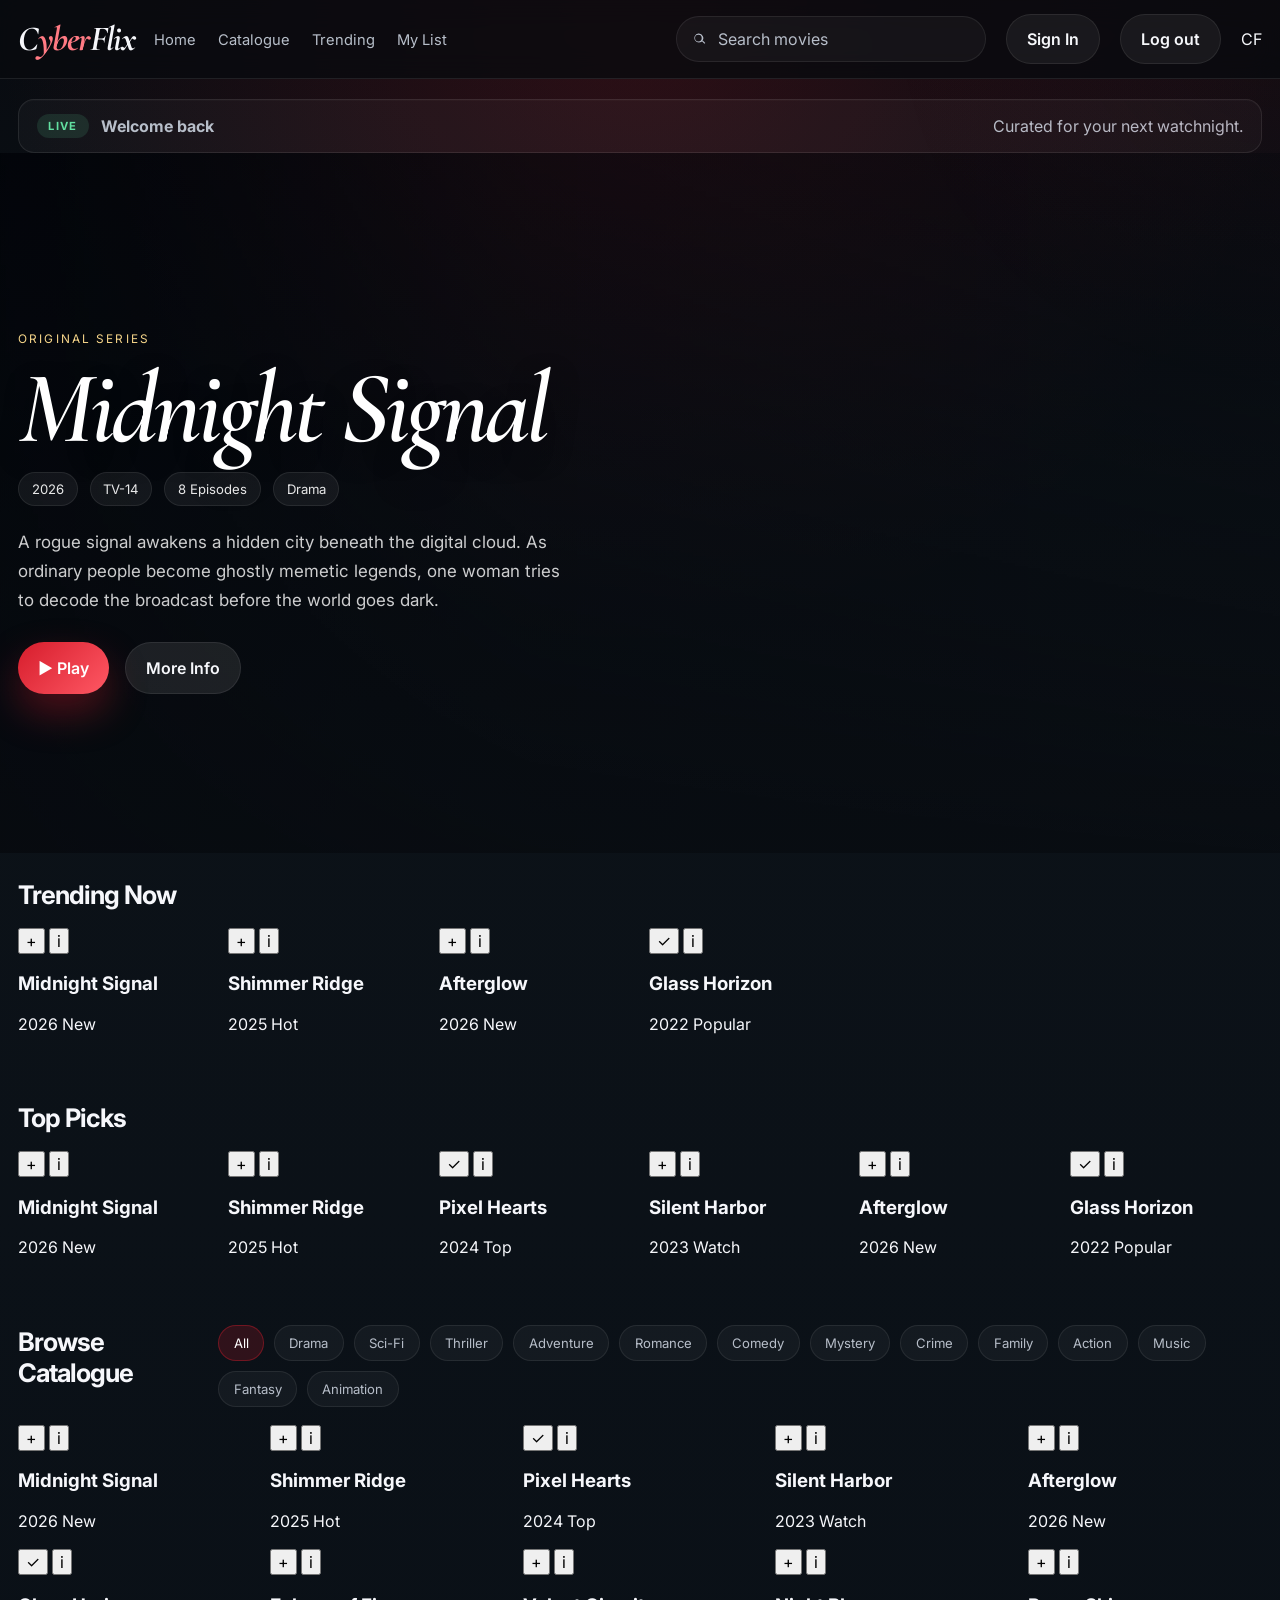
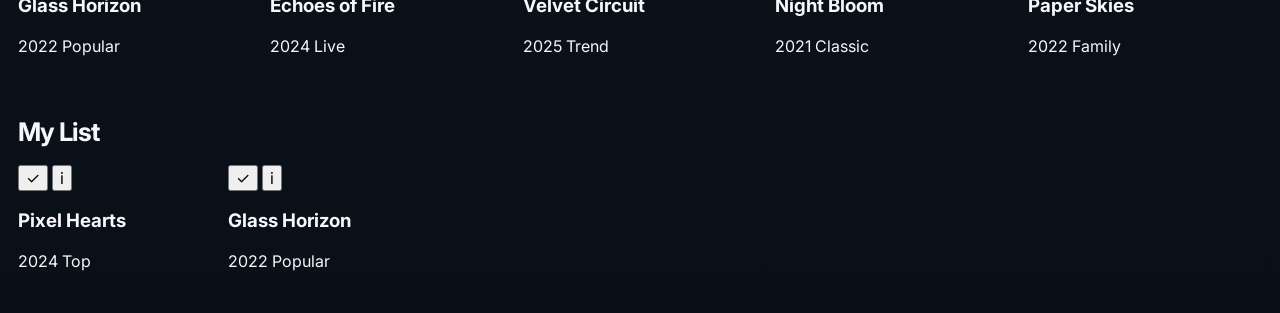
<file: index.html>
<!DOCTYPE html>
<html lang="en">
  <head>
    <meta charset="UTF-8" />
    <meta name="viewport" content="width=device-width, initial-scale=1.0" />
    <title>Cyberflix | Watch Anywhere</title>
    <meta name="description" content="CyberFlix is a modern streaming interface for discovering and watching movies." />
    <link rel="preconnect" href="https://fonts.googleapis.com" />
    <link rel="preconnect" href="https://fonts.gstatic.com" crossorigin />
    <link href="https://fonts.googleapis.com/css2?family=Cormorant+Garamond:wght@400;500;600;700&family=Inter:wght@400;500;600;700;800;900&display=swap" rel="stylesheet" />
    <link rel="stylesheet" href="assets/css/styles.css" />
  </head>
  <body>
    <div class="page-shell">
      <header class="topbar">
        <nav class="nav container">
          <div class="nav-left">
            <div class="logo" aria-label="Cyberflix home">C<span>yber</span>Flix</div>
            <ul class="nav-links">
              <li><a href="#home">Home</a></li>
              <li><a href="#catalogue">Catalogue</a></li>
              <li><a href="#trending">Trending</a></li>
              <li><a href="#my-list">My List</a></li>
            </ul>
          </div>

          <div class="nav-right">
            <label class="search-box" aria-label="Search movies">
              <svg viewBox="0 0 24 24" aria-hidden="true"><path d="M10.5 3a7.5 7.5 0 015.9 12.8l4.1 4.1 1.4-1.4-4.1-4.1A7.5 7.5 0 1110.5 3zm0 2a5.5 5.5 0 100 11 5.5 5.5 0 000-11z"/></svg>
              <input id="searchInput" type="text" placeholder="Search movies" />
            </label>

            <a class="ghost-button auth-link" id="authLink" href="auth.html">Sign In</a>
            <button class="ghost-button hidden" id="logoutBtn" type="button">Log out</button>
            <div class="profile-pill" id="profilePill">CF</div>
          </div>
        </nav>
      </header>

      <div class="welcome-banner container hidden" id="welcomeBanner">
        <div>
          <span class="welcome-chip">Live</span>
          <strong id="welcomeText">Welcome back</strong>
        </div>
        <span>Curated for your next watchnight.</span>
      </div>

      <main>
        <section class="hero" id="home">
          <div class="hero-backdrop"></div>
          <div class="hero-overlay"></div>

          <div class="container hero-inner">
            <div class="hero-copy">
              <span class="eyebrow">Original Series</span>
              <h1>Midnight Signal</h1>
              <div class="meta-row">
                <span>2026</span>
                <span>TV-14</span>
                <span>8 Episodes</span>
                <span>Drama</span>
              </div>
              <p>
                A rogue signal awakens a hidden city beneath the digital cloud. As ordinary people become ghostly memetic legends, one woman tries to decode the broadcast before the world goes dark.
              </p>
              <div class="cta-row">
                <button class="primary-button play-button" data-movie-id="1">▶ Play</button>
                <button class="secondary-button info-button" data-movie-id="1">More Info</button>
              </div>
            </div>
          </div>
        </section>

        <section class="content-panel container" id="trending">
          <div class="section-header">
            <h2>Trending Now</h2>
          </div>
          <div class="movie-row" id="trendingRow"></div>
        </section>

        <section class="content-panel container">
          <div class="section-header">
            <h2>Top Picks</h2>
          </div>
          <div class="movie-row" id="topPicksRow"></div>
        </section>

        <section class="content-panel container" id="catalogue">
          <div class="section-head-row">
            <div class="section-header">
              <h2>Browse Catalogue</h2>
            </div>
            <div class="filter-chips" id="genreFilters"></div>
          </div>
          <div class="movie-grid" id="catalogueGrid"></div>
        </section>

        <section class="content-panel container" id="my-list">
          <div class="section-header">
            <h2>My List</h2>
          </div>
          <div class="movie-row" id="watchlistRow"></div>
        </section>
      </main>
    </div>

    <div class="modal hidden" id="movieModal" aria-hidden="true">
      <div class="modal-backdrop" data-close-modal="true"></div>
      <div class="modal-card" role="dialog" aria-modal="true" aria-labelledby="modalTitle">
        <button class="close-modal" aria-label="Close movie details">×</button>
        <div class="modal-media" id="modalMedia"></div>
        <div class="modal-content">
          <div class="modal-header-row">
            <h3 id="modalTitle">Movie title</h3>
            <button class="bookmark-button" id="modalWatchlistBtn">+ My List</button>
          </div>
          <div class="meta-row compact">
            <span id="modalYear">2026</span>
            <span id="modalRuntime">1h 48m</span>
            <span id="modalRating">PG-13</span>
          </div>
          <p id="modalDescription"></p>
          <div class="genre-tags" id="modalGenres"></div>
          <div class="modal-actions">
            <button class="primary-button play-button" id="modalPlayBtn">▶ Play</button>
            <button class="secondary-button" id="modalCloseBtn">Close</button>
          </div>
        </div>
      </div>
    </div>

    <script src="assets/js/app.js"></script>
  </body>
</html>
</file>
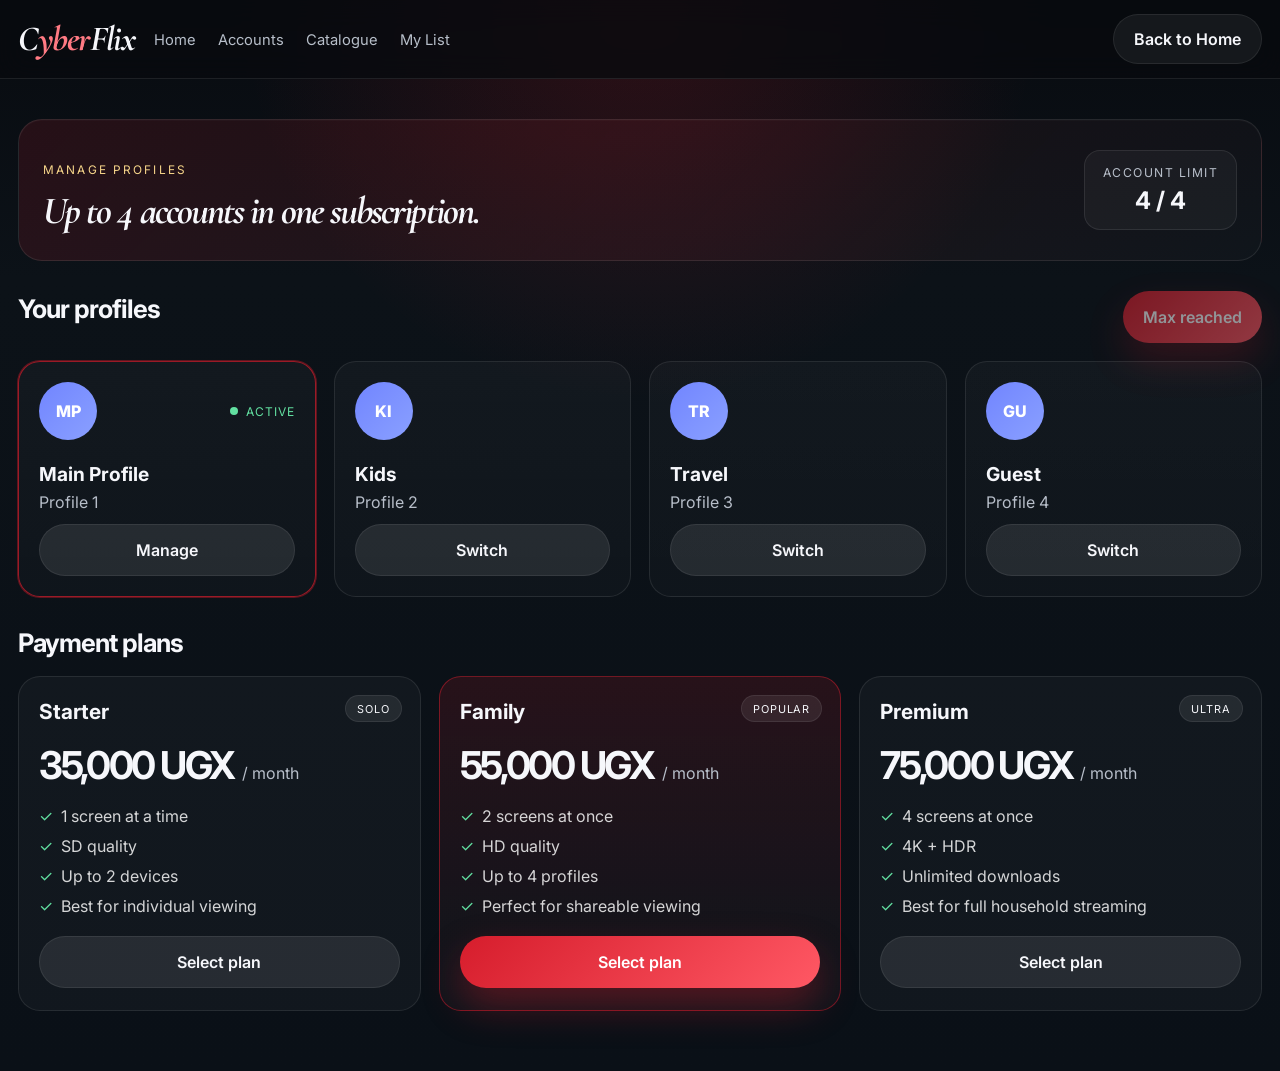
<file: accounts.html>
<!DOCTYPE html>
<html lang="en">
  <head>
    <meta charset="UTF-8" />
    <meta name="viewport" content="width=device-width, initial-scale=1.0" />
    <title>Cyberflix | Accounts</title>
    <meta name="description" content="Manage your Cyberflix profiles and subscription plans in a refined streaming experience." />
    <link rel="preconnect" href="https://fonts.googleapis.com" />
    <link rel="preconnect" href="https://fonts.gstatic.com" crossorigin />
    <link href="https://fonts.googleapis.com/css2?family=Cormorant+Garamond:wght@400;500;600;700&family=Inter:wght@400;500;600;700;800;900&display=swap" rel="stylesheet" />
    <link rel="stylesheet" href="assets/css/styles.css" />
  </head>
  <body class="accounts-body">
    <header class="topbar">
      <nav class="nav container">
        <div class="nav-left">
          <div class="logo" aria-label="Cyberflix home">C<span>yber</span>Flix</div>
          <ul class="nav-links">
            <li><a href="index.html">Home</a></li>
            <li><a href="accounts.html">Accounts</a></li>
            <li><a href="index.html#catalogue">Catalogue</a></li>
            <li><a href="index.html#my-list">My List</a></li>
          </ul>
        </div>

        <div class="nav-right">
          <a class="ghost-button" href="index.html">Back to Home</a>
        </div>
      </nav>
    </header>

    <main class="accounts-page container">
      <section class="accounts-hero">
        <div>
          <span class="eyebrow">Manage Profiles</span>
          <h1>Up to 4 accounts in one subscription.</h1>
        </div>
        <div class="account-limit-pill">
          <span class="limit-label">Account limit</span>
          <strong>4 / 4</strong>
        </div>
      </section>

      <section class="profiles-section">
        <div class="section-head-row">
          <div class="section-header">
            <h2>Your profiles</h2>
          </div>
          <button class="primary-button add-profile-btn" type="button">Add Profile</button>
        </div>

        <div class="profile-grid" id="profileGrid"></div>
      </section>

      <section class="plans-section">
        <div class="section-header">
          <h2>Payment plans</h2>
        </div>

        <div class="plans-grid" id="planGrid"></div>
      </section>
    </main>

    <script src="assets/js/accounts.js"></script>
  </body>
</html>
</file>
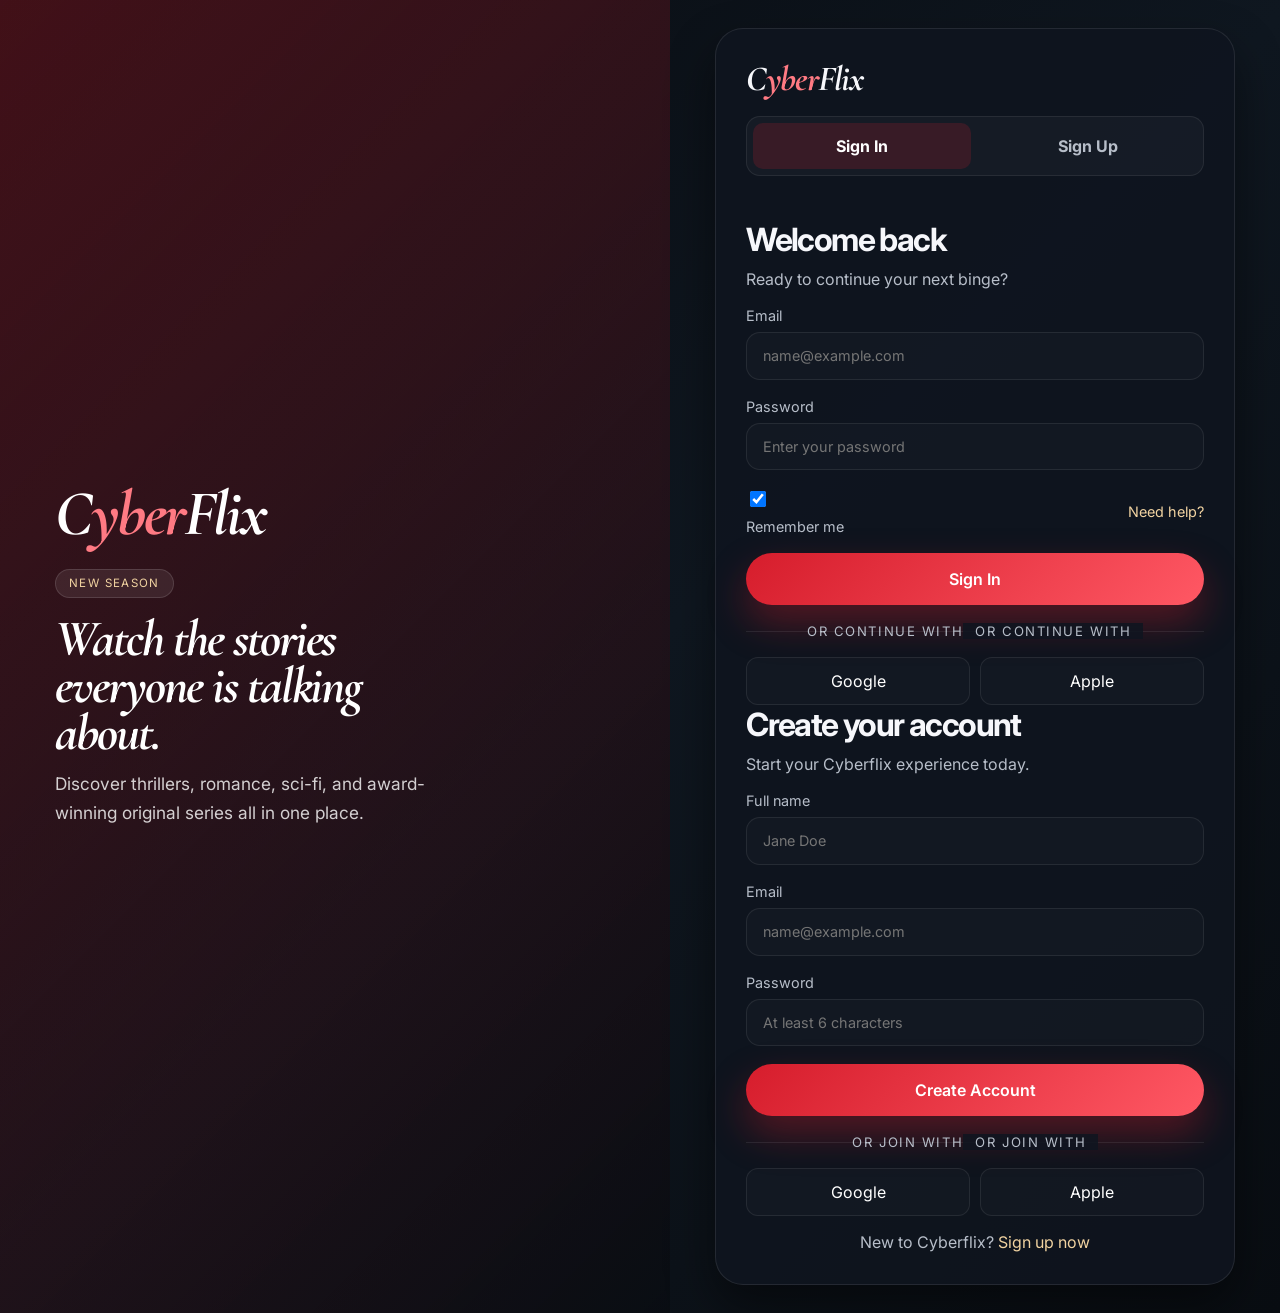
<file: auth.html>
<!DOCTYPE html>
<html lang="en">
  <head>
    <meta charset="UTF-8" />
    <meta name="viewport" content="width=device-width, initial-scale=1.0" />
    <title>Cyberflix | Sign In</title>
    <meta name="description" content="CyberFlix sign in and sign up page for a modern streaming experience." />
    <link rel="preconnect" href="https://fonts.googleapis.com" />
    <link rel="preconnect" href="https://fonts.gstatic.com" crossorigin />
    <link href="https://fonts.googleapis.com/css2?family=Cormorant+Garamond:wght@400;500;600;700&family=Inter:wght@400;500;600;700;800;900&display=swap" rel="stylesheet" />
    <link rel="stylesheet" href="assets/css/styles.css" />
  </head>
  <body class="auth-page-body">
    <div class="auth-shell">
      <aside class="auth-visual">
        <div class="auth-visual-content">
          <div class="auth-brand">C<span>yber</span>Flix</div>
          <div class="auth-copy">
            <span class="badge">New season</span>
            <h1>Watch the stories everyone is talking about.</h1>
            <p>
              Discover thrillers, romance, sci-fi, and award-winning original series all in one place.
            </p>
          </div>
        </div>
      </aside>

      <main class="auth-panel">
        <div class="auth-box">
          <div class="logo" aria-label="Cyberflix home">C<span>yber</span>Flix</div>

          <div class="auth-toggle" role="tablist" aria-label="Authentication tabs">
            <button class="active" type="button" data-tab="login" aria-selected="true">Sign In</button>
            <button type="button" data-tab="signup" aria-selected="false">Sign Up</button>
          </div>

          <div id="authMessage" aria-live="polite"></div>

          <form id="loginForm" class="auth-form-stack">
            <h2>Welcome back</h2>
            <p class="subtext">Ready to continue your next binge?</p>

            <label>
              <span>Email</span>
              <input type="email" name="email" placeholder="name@example.com" required />
            </label>

            <label>
              <span>Password</span>
              <input type="password" name="password" placeholder="Enter your password" required />
            </label>

            <div class="auth-row">
              <label class="remember">
                <input type="checkbox" name="remember" checked />
                <span>Remember me</span>
              </label>
              <a class="text-link" href="#">Need help?</a>
            </div>

            <button type="submit" class="primary-button auth-submit">Sign In</button>

            <div class="auth-divider">or continue with</div>
            <div class="alt-auth">
              <button type="button">Google</button>
              <button type="button">Apple</button>
            </div>
          </form>

          <form id="signupForm" class="auth-form-stack hidden">
            <h2>Create your account</h2>
            <p class="subtext">Start your Cyberflix experience today.</p>

            <label>
              <span>Full name</span>
              <input type="text" name="name" placeholder="Jane Doe" required />
            </label>

            <label>
              <span>Email</span>
              <input type="email" name="email" placeholder="name@example.com" required />
            </label>

            <label>
              <span>Password</span>
              <input type="password" name="password" placeholder="At least 6 characters" required />
            </label>

            <button type="submit" class="primary-button auth-submit">Create Account</button>

            <div class="auth-divider">or join with</div>
            <div class="alt-auth">
              <button type="button">Google</button>
              <button type="button">Apple</button>
            </div>
          </form>

          <p class="auth-bottom">
            <span id="toggleCopy">New to Cyberflix?</span>
            <a href="#" class="auth-switch-link">Sign up now</a>
          </p>
        </div>
      </main>
    </div>

    <script src="assets/js/auth.js"></script>
  </body>
</html>
</file>
<file: assets/css/styles.css>
:root {
  --bg: #070b10;
  --bg-strong: #0d1218;
  --bg-soft: #111922;
  --panel: rgba(14, 19, 26, 0.96);
  --panel-alt: rgba(19, 25, 34, 0.92);
  --card: rgba(255, 255, 255, 0.04);
  --card-hover: rgba(255, 255, 255, 0.07);
  --text: #f6f7fb;
  --muted: #b7bec9;
  --line: rgba(255, 255, 255, 0.09);
  --red: #d61d2c;
  --red-dark: #a9121d;
  --rose: #ff7a83;
  --gold: #f1d3a1;
  --amber: #f7c667;
  --green: #62e0a1;
  --shadow: 0 22px 48px rgba(0, 0, 0, 0.46);
  --radius: 22px;
  --serif: "Cormorant Garamond", Georgia, serif;
}

* {
  box-sizing: border-box;
}

html {
  scroll-behavior: smooth;
}

body {
  margin: 0;
  font-family: "Inter", sans-serif;
  background:
    radial-gradient(circle at top, rgba(214, 29, 44, 0.18), transparent 32%),
    linear-gradient(180deg, #080b10 0%, #0c1218 26%, #0a1017 100%);
  color: var(--text);
}

img {
  display: block;
  max-width: 100%;
}

a {
  text-decoration: none;
}

button,
input {
  font: inherit;
}

button {
  cursor: pointer;
}

.container {
  width: min(1280px, calc(100% - 36px));
  margin: 0 auto;
}

.topbar {
  position: sticky;
  top: 0;
  z-index: 30;
  background: rgba(8, 11, 15, 0.78);
  backdrop-filter: blur(14px);
  -webkit-backdrop-filter: blur(14px);
  border-bottom: 1px solid var(--line);
}

.nav {
  display: flex;
  justify-content: space-between;
  align-items: center;
  min-height: 78px;
  gap: 24px;
}

.nav-left,
.nav-right {
  display: flex;
  align-items: center;
  gap: 20px;
}

.logo,
.hero-copy h1,
.auth-brand,
.accounts-hero h1,
.auth-copy h1,
.modal-header-row h3 {
  font-family: var(--serif);
  letter-spacing: -0.04em;
  font-style: italic;
}

.logo {
  font-size: 2.2rem;
  font-weight: 700;
  line-height: 1;
}

.logo span,
.auth-brand span {
  color: var(--rose);
}

.nav-links {
  display: flex;
  align-items: center;
  gap: 22px;
  list-style: none;
  margin: 0;
  padding: 0;
}

.nav-links a {
  color: var(--muted);
  font-size: 0.92rem;
  transition: color 0.2s ease;
}

.nav-links a:hover {
  color: var(--text);
}

.search-box {
  display: flex;
  align-items: center;
  gap: 10px;
  min-width: 220px;
  padding: 0.7rem 0.95rem;
  border-radius: 999px;
  border: 1px solid rgba(255, 255, 255, 0.08);
  background: rgba(255, 255, 255, 0.04);
  transition: border-color 0.2s ease, background 0.2s ease;
}

.search-box:focus-within {
  border-color: rgba(255, 255, 255, 0.16);
  background: rgba(255, 255, 255, 0.06);
}

.search-box svg {
  width: 16px;
  height: 16px;
  fill: var(--muted);
}

.search-box input {
  width: 100%;
  border: none;
  outline: none;
  background: transparent;
  color: var(--text);
}

.search-box input::placeholder {
  color: var(--muted);
}

.ghost-button,
.primary-button,
.secondary-button {
  border: none;
  border-radius: 999px;
  transition: transform 0.2s ease, opacity 0.2s ease, background 0.2s ease, box-shadow 0.2s ease;
}

.ghost-button,
.secondary-button {
  background: rgba(255, 255, 255, 0.06);
  color: var(--text);
  border: 1px solid rgba(255, 255, 255, 0.08);
}

.ghost-button,
.primary-button,
.secondary-button {
  padding: 0.9rem 1.25rem;
  font-weight: 600;
}

.primary-button {
  background: linear-gradient(135deg, var(--red), #ff5864);
  color: white;
  box-shadow: 0 18px 38px rgba(214, 29, 44, 0.35);
}

.ghost-button:hover,
.primary-button:hover,
.secondary-button:hover {
  transform: translateY(-2px);
}

.page-shell {
  min-height: 100vh;
  position: relative;
}

.page-shell::before {
  content: "";
  position: fixed;
  inset: 0;
  pointer-events: none;
  background: radial-gradient(circle at top right, rgba(214, 29, 44, 0.08), transparent 25%);
}

.welcome-banner {
  display: flex;
  justify-content: space-between;
  align-items: center;
  gap: 12px;
  margin-top: 20px;
  padding: 14px 18px;
  border: 1px solid var(--line);
  border-radius: 16px;
  background: rgba(255, 255, 255, 0.03);
  color: var(--muted);
  box-shadow: inset 0 1px 0 rgba(255,255,255,0.02);
}

.welcome-banner > div {
  display: flex;
  align-items: center;
  gap: 12px;
}

.welcome-chip {
  display: inline-flex;
  align-items: center;
  border-radius: 999px;
  padding: 0.3rem 0.7rem;
  background: rgba(97, 224, 161, 0.12);
  color: var(--green);
  font-size: 0.7rem;
  letter-spacing: 0.12em;
  text-transform: uppercase;
  font-weight: 700;
}

.hero {
  position: relative;
  overflow: hidden;
  min-height: 700px;
  display: flex;
  align-items: center;
  padding-top: 40px;
}

.hero-backdrop {
  position: absolute;
  inset: 0;
  background:
    linear-gradient(90deg, rgba(8, 11, 15, 0.9), rgba(8, 11, 15, 0.42) 42%, rgba(8, 11, 15, 0.18)),
    url("https://images.unsplash.com/photo-1517604931442-7e0c8ed2963c?auto=format&fit=crop&w=1600&q=80") center/cover no-repeat;
  transform: scale(1.06);
  filter: saturate(1.08) contrast(1.08);
}

.hero-overlay {
  position: absolute;
  inset: 0;
  background: linear-gradient(180deg, rgba(9, 13, 18, 0.18), rgba(9, 13, 18, 0.8));
}

.hero-inner {
  position: relative;
  z-index: 2;
  width: min(1280px, calc(100% - 36px));
}

.hero-copy {
  max-width: 620px;
  padding: 48px 0 72px;
}

.eyebrow {
  display: inline-block;
  color: var(--gold);
  font-size: 0.74rem;
  letter-spacing: 0.18em;
  text-transform: uppercase;
  margin-bottom: 14px;
}

.hero-copy h1 {
  margin: 0;
  font-size: clamp(4rem, 8vw, 7rem);
  line-height: 0.9;
  font-weight: 600;
  color: white;
  text-shadow: 0 12px 30px rgba(0, 0, 0, 0.35);
}

.meta-row {
  display: flex;
  flex-wrap: wrap;
  gap: 12px;
  margin: 18px 0 22px;
  font-size: 0.82rem;
  color: rgba(255, 255, 255, 0.9);
}

.meta-row span {
  display: inline-flex;
  align-items: center;
  justify-content: center;
  padding: 0.5rem 0.8rem;
  border-radius: 999px;
  background: rgba(255, 255, 255, 0.06);
  border: 1px solid rgba(255, 255, 255, 0.08);
}

.hero-copy p {
  margin: 0;
  max-width: 560px;
  font-size: 1.06rem;
  line-height: 1.7;
  color: rgba(255, 255, 255, 0.8);
}

.cta-row {
  display: flex;
  flex-wrap: wrap;
  gap: 16px;
  margin-top: 28px;
}

.primary-button,
.secondary-button {
  min-height: 52px;
  display: inline-flex;
  align-items: center;
  justify-content: center;
}

.secondary-button {
  background: rgba(255, 255, 255, 0.09);
}

.content-panel {
  padding: 26px 0 34px;
}

.section-header {
  margin-bottom: 18px;
}

.section-header h2 {
  margin: 0;
  font-size: clamp(1.6rem, 2vw, 2.3rem);
  letter-spacing: -0.04em;
}

.movie-row {
  display: grid;
  grid-template-columns: repeat(6, minmax(160px, 1fr));
  gap: 18px;
  overflow-x: auto;
  scrollbar-width: thin;
  scrollbar-color: rgba(255, 255, 255, 0.2) transparent;
  padding-bottom: 8px;
}

.movie-row::-webkit-scrollbar {
  height: 8px;
}

.movie-row::-webkit-scrollbar-thumb {
  background: rgba(255, 255, 255, 0.16);
  border-radius: 999px;
}

.movie-card {
  position: relative;
  border-radius: 22px;
  overflow: hidden;
  border: 1px solid rgba(255, 255, 255, 0.08);
  background: rgba(255, 255, 255, 0.02);
  box-shadow: var(--shadow);
  transition: transform 0.25s ease, border-color 0.25s ease, box-shadow 0.25s ease;
}

.movie-card::before {
  content: "";
  position: absolute;
  inset: 0;
  background: linear-gradient(180deg, transparent 40%, rgba(7, 11, 15, 0.8));
  z-index: 1;
}

.movie-card:hover {
  transform: translateY(-5px);
  border-color: rgba(255, 255, 255, 0.14);
  box-shadow: 0 24px 46px rgba(0, 0, 0, 0.52);
}

.movie-card img {
  width: 100%;
  height: 260px;
  object-fit: cover;
  display: block;
}

.movie-card .card-info {
  position: absolute;
  inset: auto 0 0 0;
  z-index: 2;
  padding: 18px 16px 14px;
}

.movie-card h3 {
  margin: 0;
  font-size: 1rem;
  font-weight: 700;
  letter-spacing: -0.02em;
}

.movie-card small {
  display: block;
  margin-top: 4px;
  color: rgba(255, 255, 255, 0.72);
}

.movie-grid {
  display: grid;
  grid-template-columns: repeat(5, minmax(180px, 1fr));
  gap: 18px;
}

.filter-chips {
  display: flex;
  flex-wrap: wrap;
  gap: 10px;
}

.filter-chip {
  border: 1px solid rgba(255, 255, 255, 0.08);
  border-radius: 999px;
  background: rgba(255, 255, 255, 0.04);
  color: var(--muted);
  padding: 0.55rem 0.9rem;
  font-size: 0.82rem;
}

.filter-chip.active {
  background: rgba(214, 29, 44, 0.18);
  color: white;
  border-color: rgba(214, 29, 44, 0.4);
}

.modal {
  position: fixed;
  inset: 0;
  z-index: 50;
  display: flex;
  align-items: center;
  justify-content: center;
  padding: 24px;
}

.modal.hidden {
  display: none;
}

.modal-backdrop {
  position: absolute;
  inset: 0;
  background: rgba(4, 7, 10, 0.75);
}

.modal-card {
  position: relative;
  z-index: 1;
  width: min(920px, 100%);
  display: grid;
  grid-template-columns: 1.2fr 1fr;
  border-radius: 28px;
  overflow: hidden;
  background: #101720;
  border: 1px solid var(--line);
  box-shadow: var(--shadow);
}

.modal-media {
  min-height: 440px;
  background: linear-gradient(135deg, rgba(214, 29, 44, 0.2), rgba(255, 255, 255, 0.04));
}

.modal-media img {
  width: 100%;
  height: 100%;
  object-fit: cover;
}

.modal-content {
  padding: 28px 24px;
}

.modal-header-row {
  display: flex;
  justify-content: space-between;
  align-items: flex-start;
  gap: 16px;
}

.modal-header-row h3 {
  margin: 0;
  font-size: clamp(2rem, 3vw, 3.1rem);
  line-height: 0.92;
  font-weight: 600;
}

.bookmark-button {
  border: 1px solid rgba(255, 255, 255, 0.08);
  background: rgba(255, 255, 255, 0.04);
  color: var(--text);
  border-radius: 999px;
  padding: 0.7rem 0.9rem;
}

.meta-row.compact {
  margin: 16px 0 18px;
}

.modal-content p {
  color: var(--muted);
  line-height: 1.7;
}

.genre-tags {
  display: flex;
  flex-wrap: wrap;
  gap: 10px;
  margin: 18px 0;
}

.genre-tag {
  padding: 0.4rem 0.8rem;
  border-radius: 999px;
  background: rgba(255, 255, 255, 0.04);
  color: white;
  font-size: 0.8rem;
}

.modal-actions {
  display: flex;
  gap: 12px;
  margin-top: 8px;
}

.close-modal {
  position: absolute;
  top: 12px;
  right: 12px;
  z-index: 2;
  width: 36px;
  height: 36px;
  border-radius: 50%;
  border: 1px solid rgba(255, 255, 255, 0.14);
  background: rgba(0, 0, 0, 0.45);
  color: white;
  font-size: 1.4rem;
}

.auth-page-body {
  min-height: 100vh;
  background: linear-gradient(135deg, #080b10, #0f1720 50%, #090d12);
}

.auth-shell {
  min-height: 100vh;
  display: grid;
  grid-template-columns: 1.1fr 1fr;
}

.auth-visual {
  position: relative;
  display: flex;
  align-items: center;
  justify-content: center;
  overflow: hidden;
  background:
    linear-gradient(135deg, rgba(214, 29, 44, 0.28), rgba(7, 11, 16, 0.7)),
    url("https://images.unsplash.com/photo-1489599849927-2ee91cede3ba?auto=format&fit=crop&w=1200&q=80") center/cover no-repeat;
}

.auth-visual-content {
  width: min(560px, calc(100% - 48px));
  padding: 42px 0;
}

.auth-brand {
  display: inline-block;
  font-size: clamp(3rem, 5vw, 4.5rem);
  font-weight: 700;
  color: white;
  line-height: 0.9;
}

.auth-copy {
  margin-top: 26px;
  max-width: 420px;
}

.badge {
  display: inline-flex;
  align-items: center;
  padding: 0.4rem 0.8rem;
  border-radius: 999px;
  background: rgba(255, 255, 255, 0.08);
  border: 1px solid rgba(255, 255, 255, 0.12);
  color: var(--gold);
  letter-spacing: 0.12em;
  text-transform: uppercase;
  font-size: 0.72rem;
}

.auth-copy h1 {
  margin: 18px 0 12px;
  color: white;
  font-size: clamp(3rem, 4vw, 4.5rem);
  line-height: 0.92;
}

.auth-copy p {
  margin: 0;
  color: rgba(255, 255, 255, 0.8);
  font-size: 1.08rem;
  line-height: 1.7;
}

.auth-panel {
  display: flex;
  align-items: center;
  justify-content: center;
  padding: 28px 18px;
}

.auth-box {
  width: min(520px, 100%);
  padding: 32px 30px;
  border: 1px solid var(--line);
  border-radius: 28px;
  background: rgba(15, 21, 31, 0.88);
  box-shadow: var(--shadow);
}

.auth-toggle {
  display: grid;
  grid-template-columns: repeat(2, 1fr);
  gap: 8px;
  padding: 6px;
  margin: 20px 0 24px;
  background: rgba(255, 255, 255, 0.03);
  border: 1px solid rgba(255, 255, 255, 0.08);
  border-radius: 14px;
}

.auth-toggle button {
  border: none;
  background: transparent;
  color: var(--muted);
  padding: 0.8rem 1rem;
  border-radius: 10px;
  font-weight: 700;
}

.auth-toggle button.active {
  background: rgba(214, 29, 44, 0.18);
  color: white;
}

.auth-form-stack {
  display: grid;
  gap: 18px;
}

.auth-form-stack h2 {
  margin: 0;
  font-size: 2rem;
  letter-spacing: -0.05em;
}

.subtext {
  margin: -8px 0 0;
  color: var(--muted);
}

.auth-form-stack label {
  display: grid;
  gap: 8px;
  color: var(--muted);
  font-size: 0.9rem;
}

.auth-form-stack input {
  width: 100%;
  border-radius: 14px;
  border: 1px solid rgba(255, 255, 255, 0.08);
  background: rgba(255, 255, 255, 0.02);
  color: var(--text);
  padding: 0.9rem 1rem;
  outline: none;
}

.auth-form-stack input:focus {
  border-color: rgba(214, 29, 44, 0.7);
  box-shadow: 0 0 0 3px rgba(214, 29, 44, 0.15);
}

.auth-row {
  display: flex;
  align-items: center;
  justify-content: space-between;
  gap: 12px;
  color: var(--muted);
  font-size: 0.9rem;
}

.remember {
  display: flex;
  align-items: center;
  gap: 10px;
}

.remember input {
  width: 16px;
  height: 16px;
}

.text-link,
.auth-switch-link {
  color: var(--gold);
}

.auth-submit {
  width: 100%;
}

.auth-divider {
  position: relative;
  text-align: center;
  color: var(--muted);
  font-size: 0.82rem;
  letter-spacing: 0.12em;
  text-transform: uppercase;
  z-index: 1;
}

.auth-divider::before {
  content: "";
  position: absolute;
  left: 0;
  right: 0;
  top: 50%;
  height: 1px;
  background: rgba(255, 255, 255, 0.08);
  z-index: 0;
}

.auth-divider::after {
  content: "or continue with";
  position: relative;
  z-index: 1;
  background: rgba(15, 21, 31, 0.88);
  padding: 0 12px;
}

#signupForm .auth-divider::after {
  content: "or join with";
}

.alt-auth {
  display: grid;
  grid-template-columns: 1fr 1fr;
  gap: 10px;
}

.alt-auth button {
  border: 1px solid rgba(255, 255, 255, 0.08);
  background: rgba(255, 255, 255, 0.02);
  color: white;
  border-radius: 12px;
  padding: 0.8rem 1rem;
}

.auth-bottom {
  margin: 16px 0 0;
  text-align: center;
  color: var(--muted);
}

#authMessage {
  min-height: 20px;
  color: #ffb4bb;
  font-size: 0.88rem;
}

#authMessage.error {
  color: #ff867d;
}

#authMessage.success {
  color: #98f7c8;
}

.accounts-body {
  min-height: 100vh;
}

.accounts-page {
  padding: 40px 0 60px;
}

.accounts-hero {
  display: flex;
  justify-content: space-between;
  align-items: end;
  gap: 20px;
  margin-bottom: 28px;
  padding: 30px 24px;
  border: 1px solid var(--line);
  border-radius: 24px;
  background: linear-gradient(135deg, rgba(214, 29, 44, 0.14), rgba(255, 255, 255, 0.02));
  box-shadow: inset 0 1px 0 rgba(255,255,255,0.02);
}

.accounts-hero h1 {
  margin: 0;
  font-size: clamp(2.4rem, 3vw, 3.8rem);
  line-height: 0.96;
  letter-spacing: -0.05em;
}

.eyebrow {
  display: inline-block;
  color: #f7d68a;
  font-size: 0.74rem;
  letter-spacing: 0.18em;
  text-transform: uppercase;
  margin-bottom: 16px;
}

.account-limit-pill {
  display: grid;
  gap: 6px;
  padding: 14px 18px;
  border-radius: 16px;
  background: rgba(255, 255, 255, 0.04);
  border: 1px solid rgba(255, 255, 255, 0.09);
  text-align: center;
}

.limit-label {
  color: var(--muted);
  font-size: 0.76rem;
  text-transform: uppercase;
  letter-spacing: 0.12em;
}

.account-limit-pill strong {
  font-size: 1.5rem;
}

.section-header {
  margin-bottom: 18px;
}

.section-header h2 {
  margin: 0;
  font-size: clamp(1.5rem, 2vw, 2.1rem);
  letter-spacing: -0.04em;
}

.section-head-row {
  display: flex;
  justify-content: space-between;
  align-items: center;
  gap: 18px;
  margin-bottom: 18px;
}

.profiles-section,
.plans-section {
  margin-top: 30px;
}

.profile-grid,
.plans-grid {
  display: grid;
  gap: 18px;
}

.profile-grid {
  grid-template-columns: repeat(4, minmax(200px, 1fr));
}

.profile-card {
  position: relative;
  min-height: 220px;
  padding: 20px;
  border: 1px solid var(--line);
  border-radius: 22px;
  background: linear-gradient(180deg, rgba(255, 255, 255, 0.03), rgba(255, 255, 255, 0.02));
  display: flex;
  flex-direction: column;
  justify-content: space-between;
  transition: border-color 0.2s ease, transform 0.2s ease;
}

.profile-card:hover {
  border-color: rgba(255, 255, 255, 0.14);
  transform: translateY(-3px);
}

.profile-card.active {
  border-color: rgba(214, 29, 44, 0.7);
  box-shadow: 0 0 0 1px rgba(214, 29, 44, 0.4);
}

.profile-avatar {
  width: 58px;
  height: 58px;
  border-radius: 50%;
  display: grid;
  place-items: center;
  background: linear-gradient(135deg, #7185ff, #8aa0ff);
  font-weight: 800;
  color: white;
}

.profile-meta {
  display: flex;
  align-items: center;
  justify-content: space-between;
  gap: 12px;
}

.profile-card h3 {
  margin: 0;
  font-size: 1.2rem;
}

.profile-card p {
  margin: 6px 0 0;
  color: var(--muted);
}

.profile-status {
  display: inline-flex;
  align-items: center;
  gap: 8px;
  font-size: 0.75rem;
  color: var(--green);
  text-transform: uppercase;
  letter-spacing: 0.08em;
}

.profile-status::before {
  content: "";
  width: 8px;
  height: 8px;
  border-radius: 50%;
  background: var(--green);
}

.profile-card .secondary-button {
  margin-top: 12px;
  width: 100%;
}

.plans-grid {
  grid-template-columns: repeat(3, minmax(220px, 1fr));
}

.plan-card {
  position: relative;
  padding: 22px 20px;
  border: 1px solid var(--line);
  border-radius: 22px;
  background: rgba(255, 255, 255, 0.03);
}

.plan-card.featured {
  background: linear-gradient(180deg, rgba(214, 29, 44, 0.14), rgba(255, 255, 255, 0.02));
  border-color: rgba(214, 29, 44, 0.5);
}

.plan-badge {
  position: absolute;
  top: 18px;
  right: 18px;
  display: inline-block;
  background: rgba(255, 255, 255, 0.08);
  border: 1px solid rgba(255, 255, 255, 0.08);
  border-radius: 999px;
  padding: 0.35rem 0.7rem;
  font-size: 0.68rem;
  letter-spacing: 0.08em;
  text-transform: uppercase;
}

.plan-name {
  margin: 0;
  font-size: 1.3rem;
}

.plan-price {
  display: flex;
  align-items: baseline;
  gap: 8px;
  margin: 18px 0 12px;
}

.plan-price strong {
  font-size: 2.4rem;
  letter-spacing: -0.06em;
}

.plan-price span {
  color: var(--muted);
}

.plan-card ul {
  list-style: none;
  margin: 18px 0 20px;
  padding: 0;
  display: grid;
  gap: 10px;
  color: rgba(255, 255, 255, 0.82);
}

.plan-card li::before {
  content: "✓";
  color: var(--green);
  margin-right: 8px;
}

.plan-card .primary-button,
.plan-card .secondary-button {
  width: 100%;
}

@media (max-width: 980px) {
  .movie-row {
    grid-template-columns: repeat(4, minmax(160px, 1fr));
  }

  .movie-grid {
    grid-template-columns: repeat(2, minmax(180px, 1fr));
  }

  .auth-shell {
    grid-template-columns: 1fr;
  }

  .auth-visual {
    min-height: 380px;
  }

  .profile-grid {
    grid-template-columns: repeat(2, minmax(200px, 1fr));
  }

  .plans-grid {
    grid-template-columns: 1fr;
  }
}

@media (max-width: 760px) {
  .nav {
    flex-wrap: wrap;
    padding: 8px 0 14px;
  }

  .nav-left,
  .nav-right {
    width: 100%;
    justify-content: space-between;
    flex-wrap: wrap;
  }

  .nav-links {
    gap: 14px;
    font-size: 0.8rem;
  }

  .search-box {
    min-width: 0;
    flex: 1;
  }

  .hero {
    min-height: 560px;
  }

  .movie-row {
    grid-template-columns: repeat(2, minmax(150px, 1fr));
  }

  .movie-grid {
    grid-template-columns: 1fr;
  }

  .modal-card {
    grid-template-columns: 1fr;
  }

  .modal-media {
    min-height: 260px;
  }

  .accounts-hero {
    flex-direction: column;
    align-items: flex-start;
  }

  .section-head-row {
    flex-direction: column;
    align-items: flex-start;
  }

  .profile-grid {
    grid-template-columns: 1fr;
  }
}
</file>
